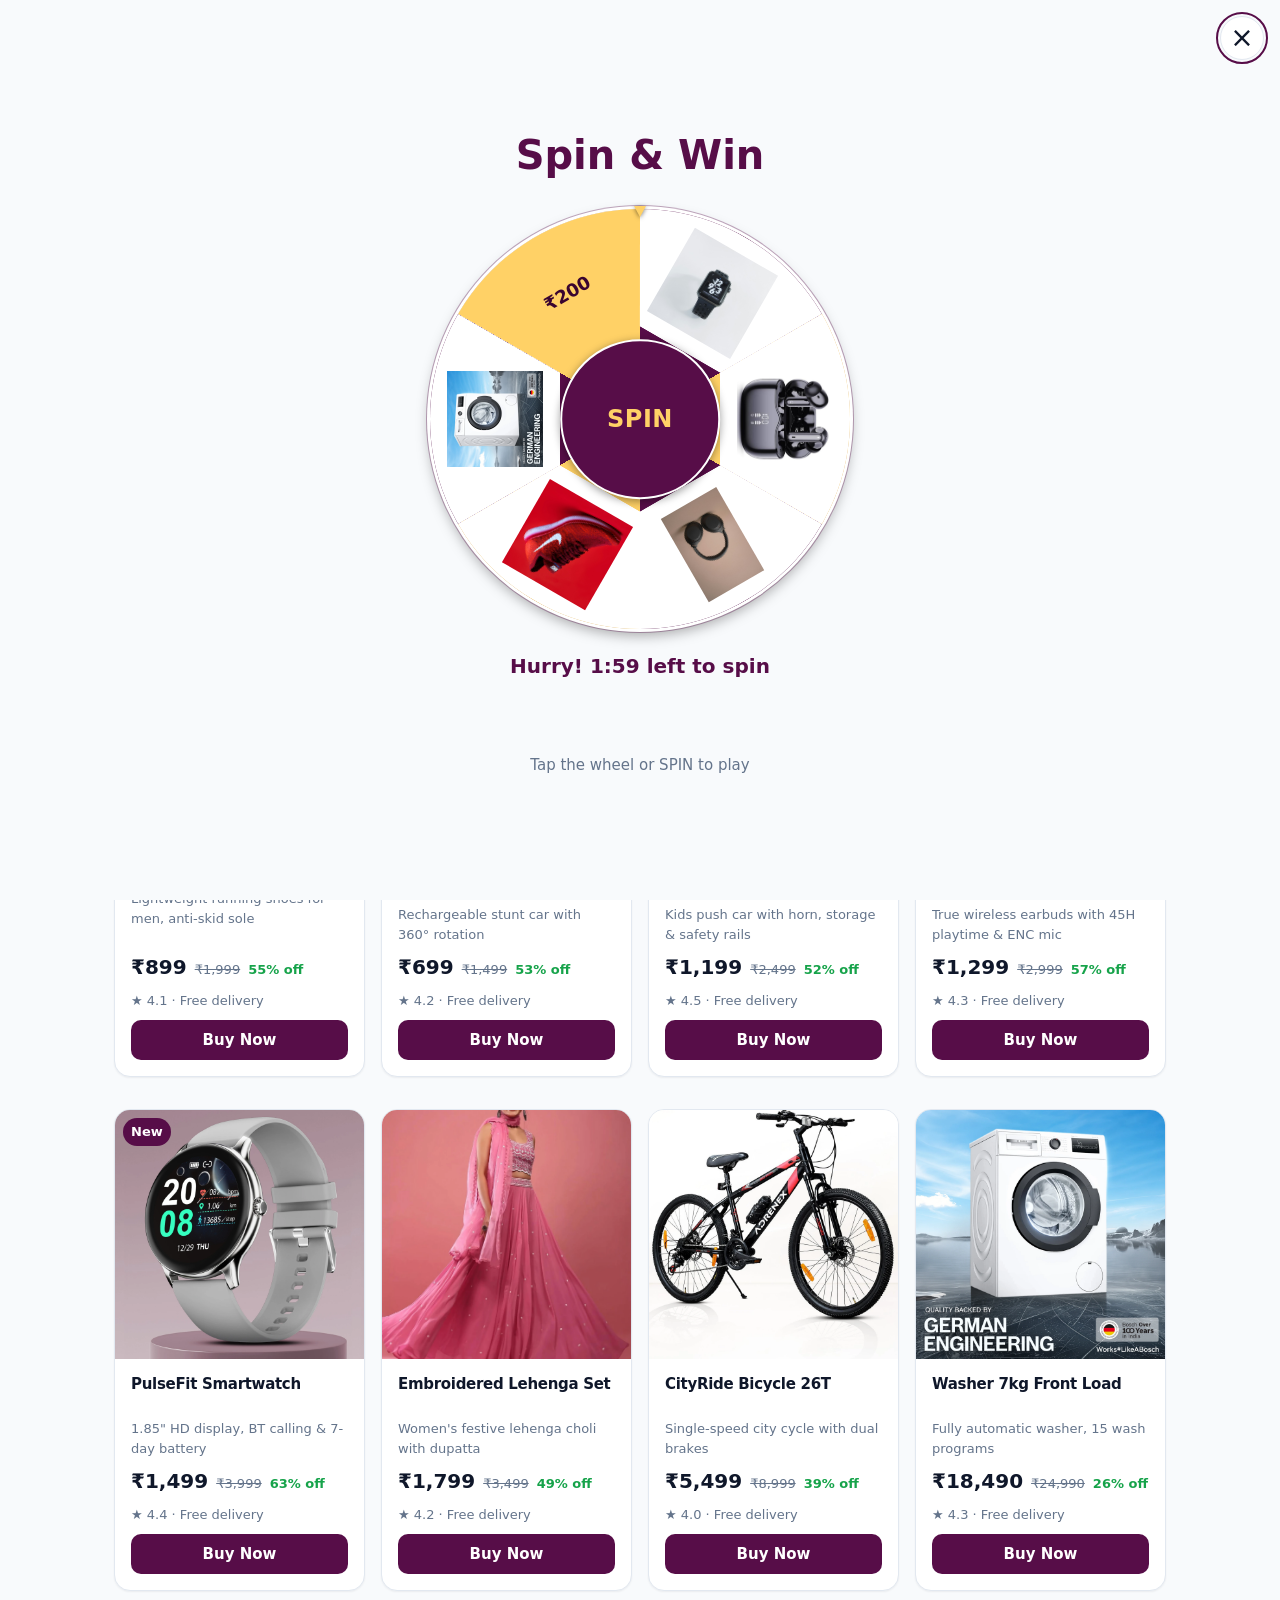
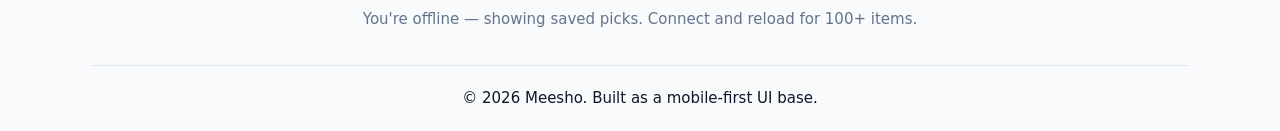
<file: index.html>
<!DOCTYPE html>
<html lang="en">
  <head>
    <meta charset="UTF-8" />
    <meta
      name="viewport"
      content="width=device-width, initial-scale=1, viewport-fit=cover"
    />
    <title>Meesho</title>
    <meta name="description" content="A mobile-first UI base architecture." />

    <!-- Makes the app feel native + installable on phones -->
    <!-- Browser chrome color: the light default, plus a dark-scheme override
         so an OS-level dark theme is respected. An explicit in-app dark
         choice on a light device keeps the default (this meta cannot react
         to that; see js/theme-init.js). -->
    <meta name="theme-color" content="#570d48" />
    <meta name="theme-color" content="#0b1120" media="(prefers-color-scheme: dark)" />
    <meta name="mobile-web-app-capable" content="yes" />
    <meta name="apple-mobile-web-app-capable" content="yes" />
    <meta name="apple-mobile-web-app-status-bar-style" content="default" />
    <meta name="apple-mobile-web-app-title" content="Meesho" />
    <link rel="manifest" href="./manifest.webmanifest" />
    <link rel="icon" href="./assets/icons/favicon.svg" type="image/svg+xml" />

    <!-- Ordered cascade: reset → tokens → base → layout → components → responsive -->
    <link rel="stylesheet" href="./css/reset.css" />
    <link rel="stylesheet" href="./css/variables.css" />
    <link rel="stylesheet" href="./css/base.css" />
    <link rel="stylesheet" href="./css/layout.css" />
    <link rel="stylesheet" href="./css/components.css" />
    <link rel="stylesheet" href="./css/responsive.css" />

    <!-- Apply the stored/preferred theme before the first paint to avoid a
         flash of the wrong theme. This must stay a classic script:
         type="module" scripts are deferred and would run after the paint. -->
    <script src="./js/theme-init.js"></script>
  </head>
  <body>
    <div class="app">
      <!-- Header is injected by js/components/header.js -->
      <div id="app-header"></div>

      <main class="app-main" id="app-main">
        <!-- Full-bleed hero banner. The banner image carries the promo
             message, so the page keeps a real <h1> for assistive tech only
             and the image itself is marked decorative (alt="") to avoid
             announcing the same text twice.

             #hero-spin is the slot for the "Spin & Win" wheel: js/pages/
             home.js mounts the wheel and its result line into it, and they take
             the third and the fourth of the banner's four parts (part 3 is
             where the artwork turns into a flat plate), so nothing is cropped. -->
        <h1 class="sr-only">Meesho Gold — Products you Love. Quality we Trust.</h1>

        <section class="page-section hero">
          <img
            class="hero__img"
            src="./assets/main.png"
            alt=""
            width="1920"
            height="532"
            fetchpriority="high"
          />
          <div id="hero-spin"></div>
        </section>

        <section class="page-section" aria-labelledby="products-heading">
          <div class="page-head">
            <h2 class="page-head__title" id="products-heading">
              Products for You
            </h2>
            <p class="page-head__subtitle">
              Fashion on top, then the rest — each price low to high. Free
              delivery on every order.
            </p>
          </div>
          <div
            id="product-grid"
            class="grid grid--2 grid--3 grid--4 product-grid"
          ></div>
          <p
            id="product-status"
            class="product-status text-muted"
            role="status"
            aria-live="polite"
          ></p>
          <div id="product-sentinel" aria-hidden="true"></div>
          <noscript>
            <p class="text-muted">
              Enable JavaScript to browse the product listing.
            </p>
          </noscript>
        </section>

        <section
          class="page-section"
          aria-labelledby="toys-heading"
          id="toys-section"
          hidden
        >
          <div class="page-head">
            <h2 class="page-head__title" id="toys-heading">Toys & Gifts</h2>
            <p class="page-head__subtitle">
              Sports, playtime and gift picks with real photos — same
              budget prices.
            </p>
          </div>
          <div class="toys-scroller" id="toys-track" tabindex="0"></div>
        </section>
      </main>

      <!-- Footer is injected by js/components/footer.js -->
      <div id="app-footer"></div>
    </div>

    <!-- Bottom navigation is injected by js/components/bottomNav.js -->
    <div id="app-bottom-nav"></div>

    <script type="module" src="./js/main.js"></script>
    <script type="module" src="./js/pages/home.js"></script>
  </body>
</html>
</file>
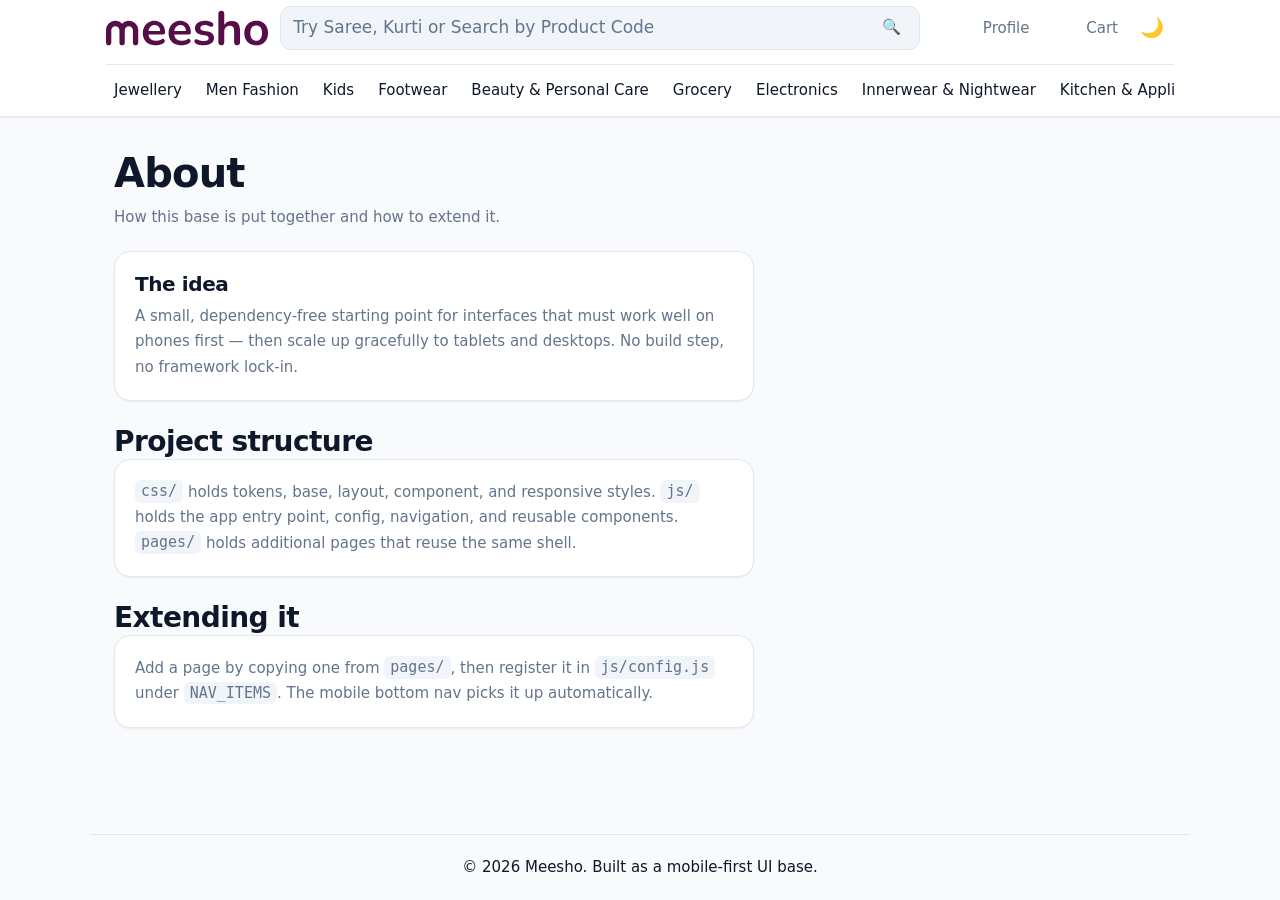
<file: pages/about.html>
<!DOCTYPE html>
<html lang="en">
  <head>
    <meta charset="UTF-8" />
    <meta
      name="viewport"
      content="width=device-width, initial-scale=1, viewport-fit=cover"
    />
    <title>About · Meesho</title>
    <meta name="description" content="About this mobile-first UI base." />

    <!-- Browser chrome color: the light default, plus a dark-scheme override
         so an OS-level dark theme is respected. An explicit in-app dark
         choice on a light device keeps the default (this meta cannot react
         to that; see js/theme-init.js). -->
    <meta name="theme-color" content="#570d48" />
    <meta name="theme-color" content="#0b1120" media="(prefers-color-scheme: dark)" />
    <meta name="mobile-web-app-capable" content="yes" />
    <meta name="apple-mobile-web-app-capable" content="yes" />
    <meta name="apple-mobile-web-app-status-bar-style" content="default" />
    <meta name="apple-mobile-web-app-title" content="Meesho" />
    <link rel="manifest" href="../manifest.webmanifest" />
    <link rel="icon" href="../assets/icons/favicon.svg" type="image/svg+xml" />

    <link rel="stylesheet" href="../css/reset.css" />
    <link rel="stylesheet" href="../css/variables.css" />
    <link rel="stylesheet" href="../css/base.css" />
    <link rel="stylesheet" href="../css/layout.css" />
    <link rel="stylesheet" href="../css/components.css" />
    <link rel="stylesheet" href="../css/responsive.css" />

    <!-- Apply the stored/preferred theme before the first paint to avoid a
         flash of the wrong theme. This must stay a classic script:
         type="module" scripts are deferred and would run after the paint. -->
    <script src="../js/theme-init.js"></script>
  </head>
  <body>
    <div class="app">
      <div id="app-header"></div>

      <main class="app-main" id="app-main">
        <div class="page-head">
          <h1 class="page-head__title">About</h1>
          <p class="page-head__subtitle">
            How this base is put together and how to extend it.
          </p>
        </div>

        <section class="page-section content-column">
          <div class="card">
            <h3 class="card__title">The idea</h3>
            <p class="card__text">
              A small, dependency-free starting point for interfaces that must
              work well on phones first — then scale up gracefully to tablets
              and desktops. No build step, no framework lock-in.
            </p>
          </div>
        </section>

        <section class="page-section content-column">
          <h2>Project structure</h2>
          <div class="card">
            <p class="card__text">
              <code>css/</code> holds tokens, base, layout, component, and
              responsive styles. <code>js/</code> holds the app entry point,
              config, navigation, and reusable components. <code>pages/</code>
              holds additional pages that reuse the same shell.
            </p>
          </div>
        </section>

        <section class="page-section content-column">
          <h2>Extending it</h2>
          <div class="card">
            <p class="card__text">
              Add a page by copying one from <code>pages/</code>, then register
              it in <code>js/config.js</code> under <code>NAV_ITEMS</code>. The
              mobile bottom nav picks it up automatically.
            </p>
          </div>
        </section>
      </main>

      <div id="app-footer"></div>
    </div>

    <div id="app-bottom-nav"></div>

    <script type="module" src="../js/main.js"></script>
  </body>
</html>
</file>
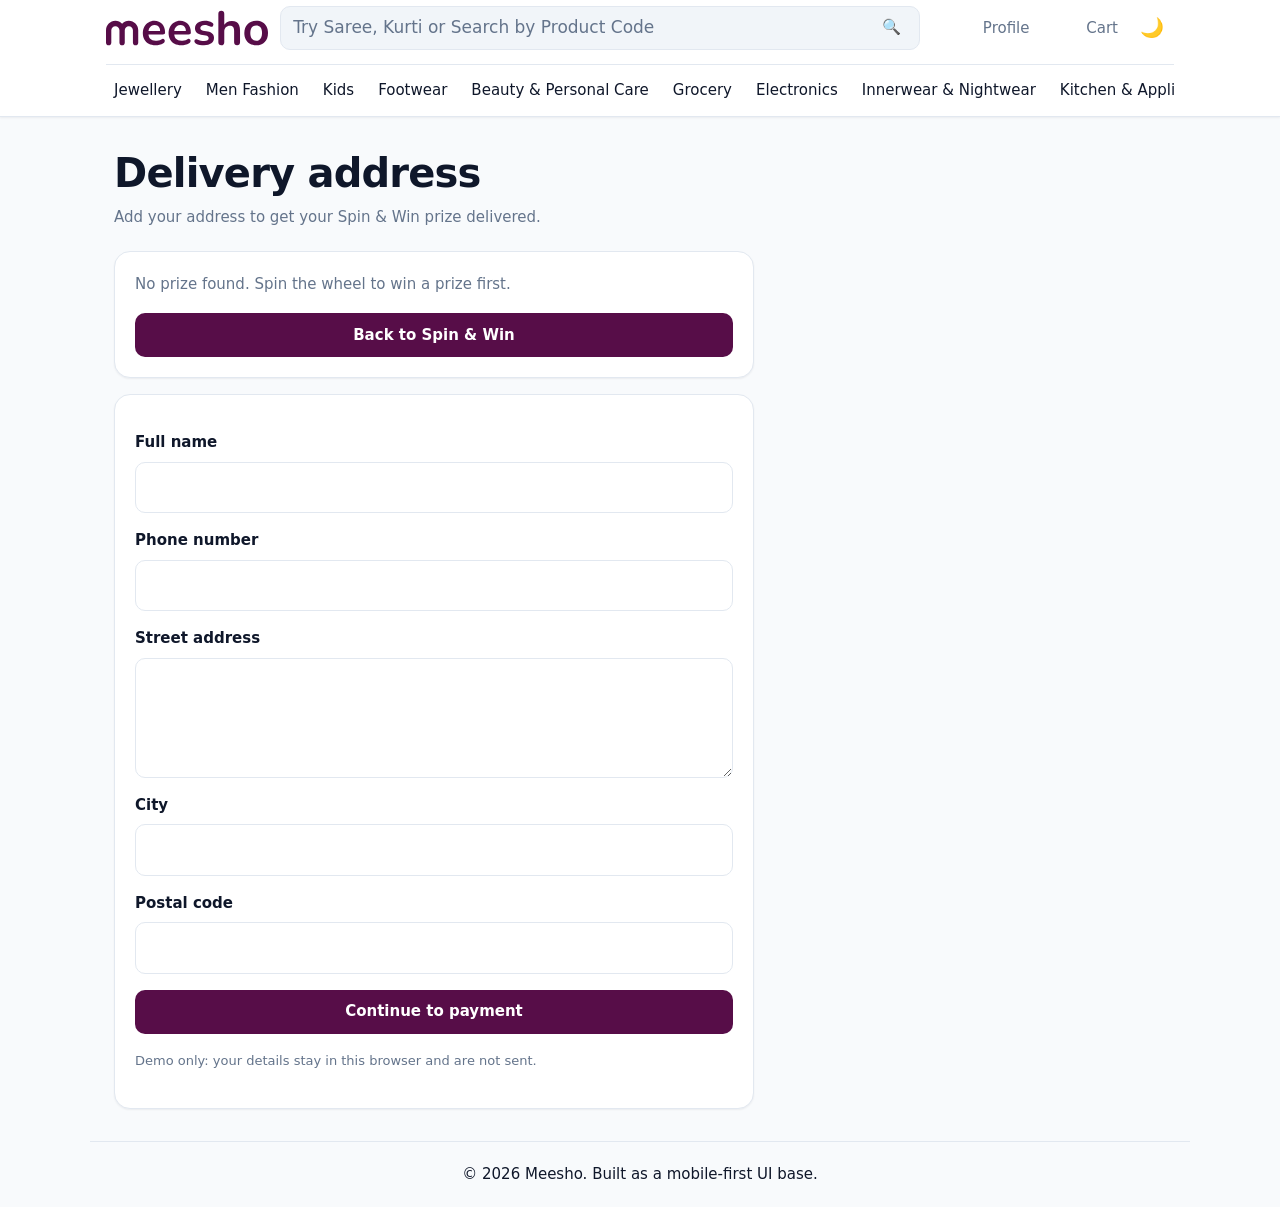
<file: pages/address.html>
<!DOCTYPE html>
<html lang="en">
  <head>
    <meta charset="UTF-8" />
    <meta name="viewport" content="width=device-width, initial-scale=1, viewport-fit=cover" />
    <title>Delivery address · Meesho</title>
    <meta name="description" content="Enter an address to receive your Spin & Win prize." />
    <meta name="theme-color" content="#570d48" />
    <meta name="theme-color" content="#0b1120" media="(prefers-color-scheme: dark)" />
    <link rel="manifest" href="../manifest.webmanifest" />
    <link rel="icon" href="../assets/icons/favicon.svg" type="image/svg+xml" />
    <link rel="stylesheet" href="../css/reset.css" />
    <link rel="stylesheet" href="../css/variables.css" />
    <link rel="stylesheet" href="../css/base.css" />
    <link rel="stylesheet" href="../css/layout.css" />
    <link rel="stylesheet" href="../css/components.css" />
    <link rel="stylesheet" href="../css/responsive.css" />
    <script src="../js/theme-init.js"></script>
  </head>
  <body>
    <div class="app">
      <div id="app-header"></div>
      <main class="app-main" id="app-main">
        <div class="page-head">
          <h1 class="page-head__title">Delivery address</h1>
          <p class="page-head__subtitle">Add your address to get your Spin &amp; Win prize delivered.</p>
        </div>
        <section class="page-section content-column">
          <div class="card stack" id="address-order" aria-live="polite">
            <p>Loading your prize…</p>
          </div>
          <form class="card stack" id="address-form" hidden>
            <p class="spin-win__address-countdown" id="address-countdown" role="timer" aria-live="off" aria-label="Time remaining to enter delivery address"></p>
            <div class="field">
              <label class="field__label" for="delivery-name">Full name</label>
              <input class="field__input" id="delivery-name" name="name" autocomplete="name" required maxlength="80" />
            </div>
            <div class="field">
              <label class="field__label" for="delivery-phone">Phone number</label>
              <input class="field__input" id="delivery-phone" name="phone" type="tel" autocomplete="tel" required pattern="[0-9+() -]{7,20}" title="Enter a valid phone number." />
            </div>
            <div class="field">
              <label class="field__label" for="delivery-address">Street address</label>
              <textarea class="field__textarea" id="delivery-address" name="address" autocomplete="street-address" required maxlength="200"></textarea>
            </div>
            <div class="field">
              <label class="field__label" for="delivery-city">City</label>
              <input class="field__input" id="delivery-city" name="city" autocomplete="address-level2" required maxlength="80" />
            </div>
            <div class="field">
              <label class="field__label" for="delivery-postal">Postal code</label>
              <input class="field__input" id="delivery-postal" name="postalCode" autocomplete="postal-code" inputmode="numeric" required pattern="[0-9]{5,10}" title="Enter a valid postal code." />
            </div>
            <button class="btn btn--primary btn--block" type="submit">Continue to payment</button>
            <p class="field__hint">Demo only: your details stay in this browser and are not sent.</p>
            <p class="field__hint" id="address-status" role="status" aria-live="polite"></p>
          </form>
        </section>
      </main>
      <div id="app-footer"></div>
    </div>
    <div id="app-bottom-nav"></div>
    <script type="module" src="../js/main.js"></script>
    <script type="module" src="../js/pages/address.js"></script>
  </body>
</html>
</file>
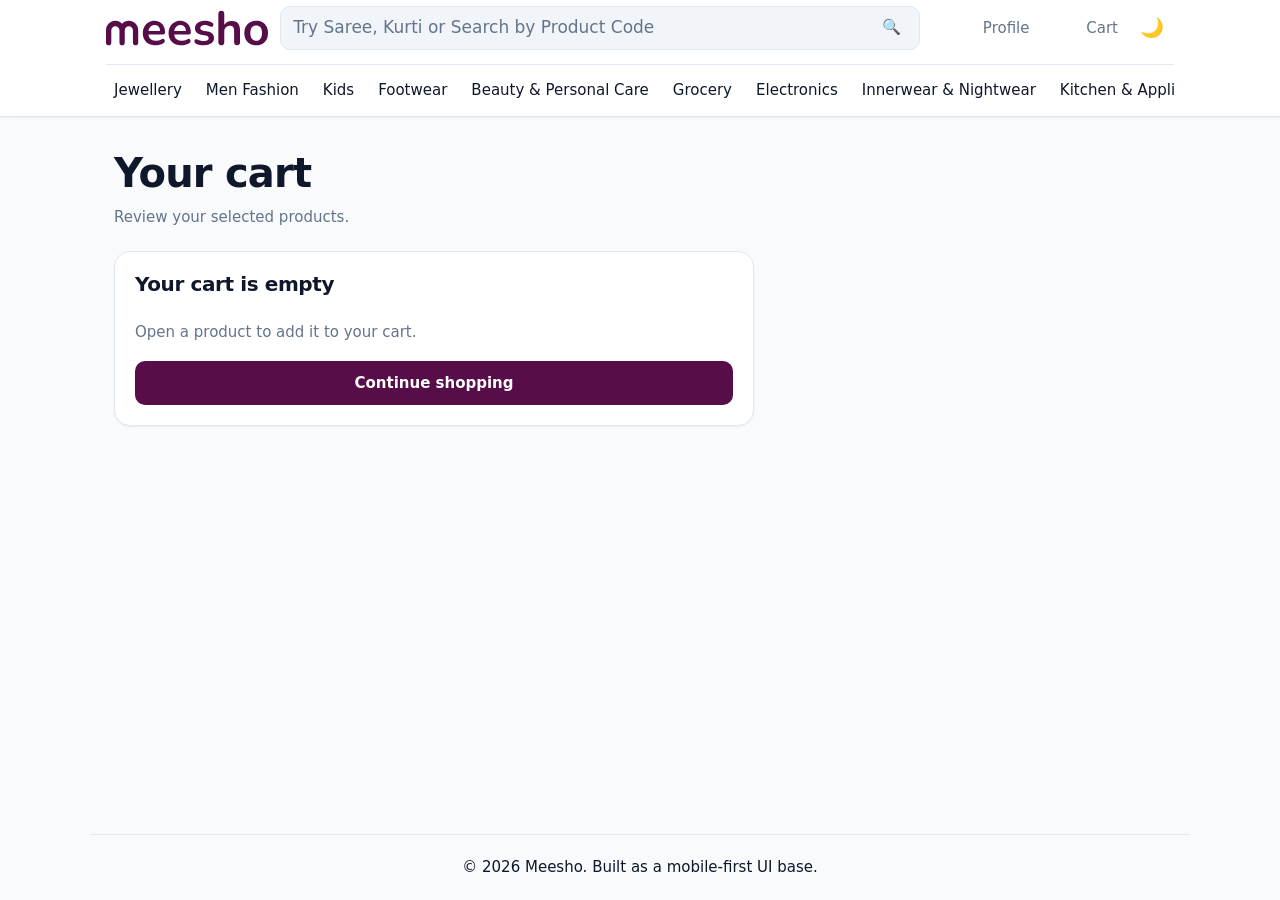
<file: pages/cart.html>
<!DOCTYPE html>
<html lang="en">
  <head>
    <meta charset="UTF-8" />
    <meta
      name="viewport"
      content="width=device-width, initial-scale=1, viewport-fit=cover"
    />
    <title>Cart · Meesho</title>
    <meta name="description" content="Review items in your cart." />
    <meta name="theme-color" content="#570d48" />
    <meta name="theme-color" content="#0b1120" media="(prefers-color-scheme: dark)" />
    <link rel="manifest" href="../manifest.webmanifest" />
    <link rel="icon" href="../assets/icons/favicon.svg" type="image/svg+xml" />
    <link rel="stylesheet" href="../css/reset.css" />
    <link rel="stylesheet" href="../css/variables.css" />
    <link rel="stylesheet" href="../css/base.css" />
    <link rel="stylesheet" href="../css/layout.css" />
    <link rel="stylesheet" href="../css/components.css" />
    <link rel="stylesheet" href="../css/responsive.css" />
    <script src="../js/theme-init.js"></script>
  </head>
  <body>
    <div class="app">
      <div id="app-header"></div>

      <main class="app-main" id="app-main">
        <div class="page-head">
          <h1 class="page-head__title">Your cart</h1>
          <p class="page-head__subtitle">Review your selected products.</p>
        </div>

        <section class="page-section content-column" id="cart-content" aria-live="polite">
          <p class="card__text">Loading your cart…</p>
        </section>
      </main>

      <div id="app-footer"></div>
    </div>

    <div id="app-bottom-nav"></div>
    <script type="module" src="../js/main.js"></script>
    <script type="module" src="../js/pages/cart.js"></script>
  </body>
</html>
</file>
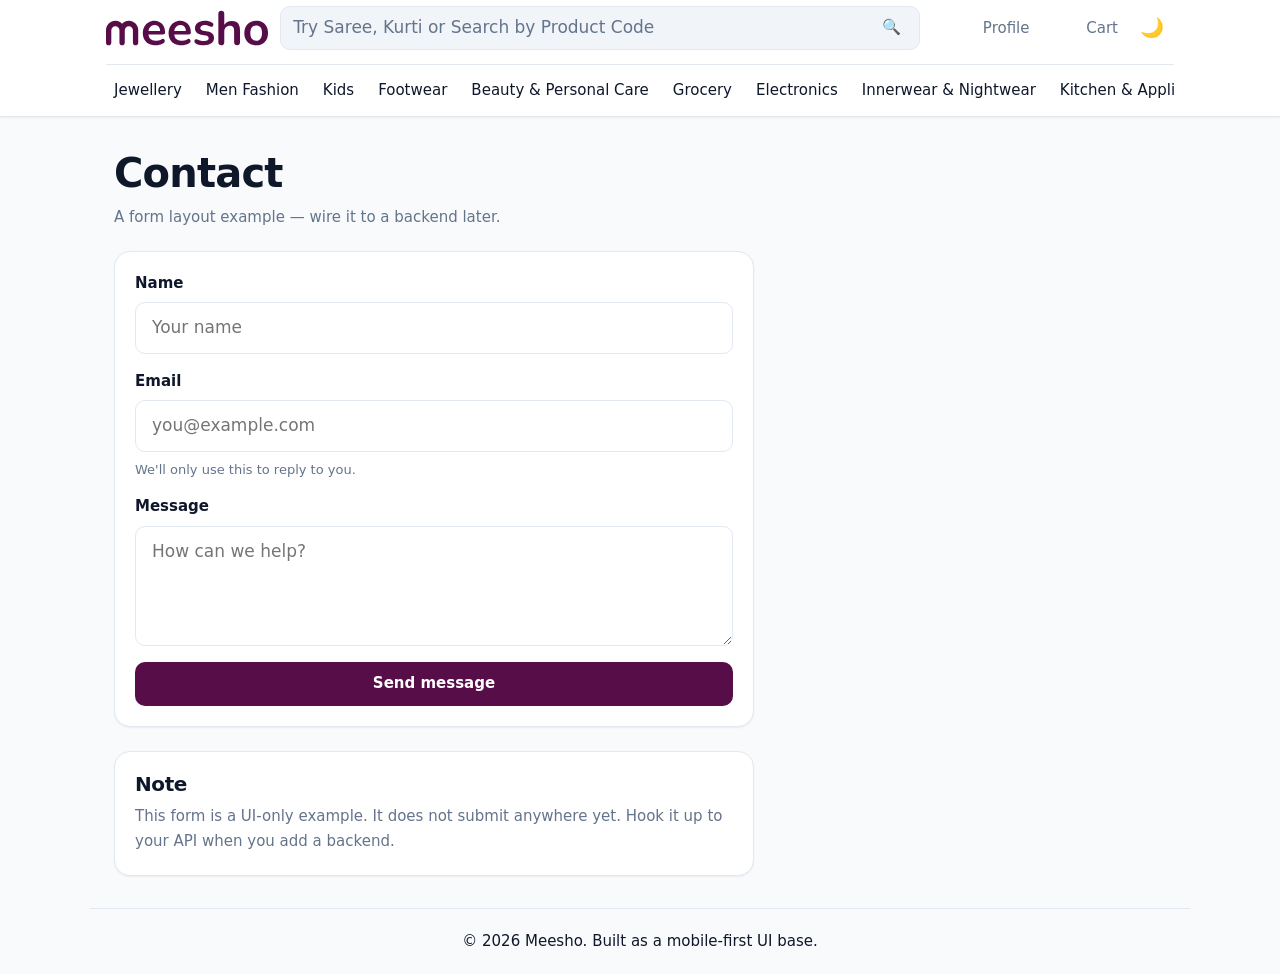
<file: pages/contact.html>
<!DOCTYPE html>
<html lang="en">
  <head>
    <meta charset="UTF-8" />
    <meta
      name="viewport"
      content="width=device-width, initial-scale=1, viewport-fit=cover"
    />
    <title>Contact · Meesho</title>
    <meta name="description" content="Contact form layout example." />

    <!-- Browser chrome color: the light default, plus a dark-scheme override
         so an OS-level dark theme is respected. An explicit in-app dark
         choice on a light device keeps the default (this meta cannot react
         to that; see js/theme-init.js). -->
    <meta name="theme-color" content="#570d48" />
    <meta name="theme-color" content="#0b1120" media="(prefers-color-scheme: dark)" />
    <meta name="mobile-web-app-capable" content="yes" />
    <meta name="apple-mobile-web-app-capable" content="yes" />
    <meta name="apple-mobile-web-app-status-bar-style" content="default" />
    <meta name="apple-mobile-web-app-title" content="Meesho" />
    <link rel="manifest" href="../manifest.webmanifest" />
    <link rel="icon" href="../assets/icons/favicon.svg" type="image/svg+xml" />

    <link rel="stylesheet" href="../css/reset.css" />
    <link rel="stylesheet" href="../css/variables.css" />
    <link rel="stylesheet" href="../css/base.css" />
    <link rel="stylesheet" href="../css/layout.css" />
    <link rel="stylesheet" href="../css/components.css" />
    <link rel="stylesheet" href="../css/responsive.css" />

    <!-- Apply the stored/preferred theme before the first paint to avoid a
         flash of the wrong theme. This must stay a classic script:
         type="module" scripts are deferred and would run after the paint. -->
    <script src="../js/theme-init.js"></script>
  </head>
  <body>
    <div class="app">
      <div id="app-header"></div>

      <main class="app-main" id="app-main">
        <div class="page-head">
          <h1 class="page-head__title">Contact</h1>
          <p class="page-head__subtitle">
            A form layout example — wire it to a backend later.
          </p>
        </div>

        <section class="page-section content-column">
          <form class="card stack" id="contact-form" novalidate>
            <div class="field">
              <label class="field__label" for="name">Name</label>
              <input
                class="field__input"
                id="name"
                name="name"
                type="text"
                autocomplete="name"
                placeholder="Your name"
              />
            </div>

            <div class="field">
              <label class="field__label" for="email">Email</label>
              <input
                class="field__input"
                id="email"
                name="email"
                type="email"
                autocomplete="email"
                inputmode="email"
                placeholder="you@example.com"
              />
              <span class="field__hint">
                We'll only use this to reply to you.
              </span>
            </div>

            <div class="field">
              <label class="field__label" for="message">Message</label>
              <textarea
                class="field__textarea"
                id="message"
                name="message"
                placeholder="How can we help?"
              ></textarea>
            </div>

            <button class="btn btn--primary btn--block" type="submit">
              Send message
            </button>
          </form>
        </section>

        <section class="page-section content-column">
          <div class="card">
            <h3 class="card__title">Note</h3>
            <p class="card__text">
              This form is a UI-only example. It does not submit anywhere yet.
              Hook it up to your API when you add a backend.
            </p>
          </div>
        </section>
      </main>

      <div id="app-footer"></div>
    </div>

    <div id="app-bottom-nav"></div>

    <script type="module" src="../js/main.js"></script>
    <script type="module" src="../js/pages/contact.js"></script>
  </body>
</html>
</file>
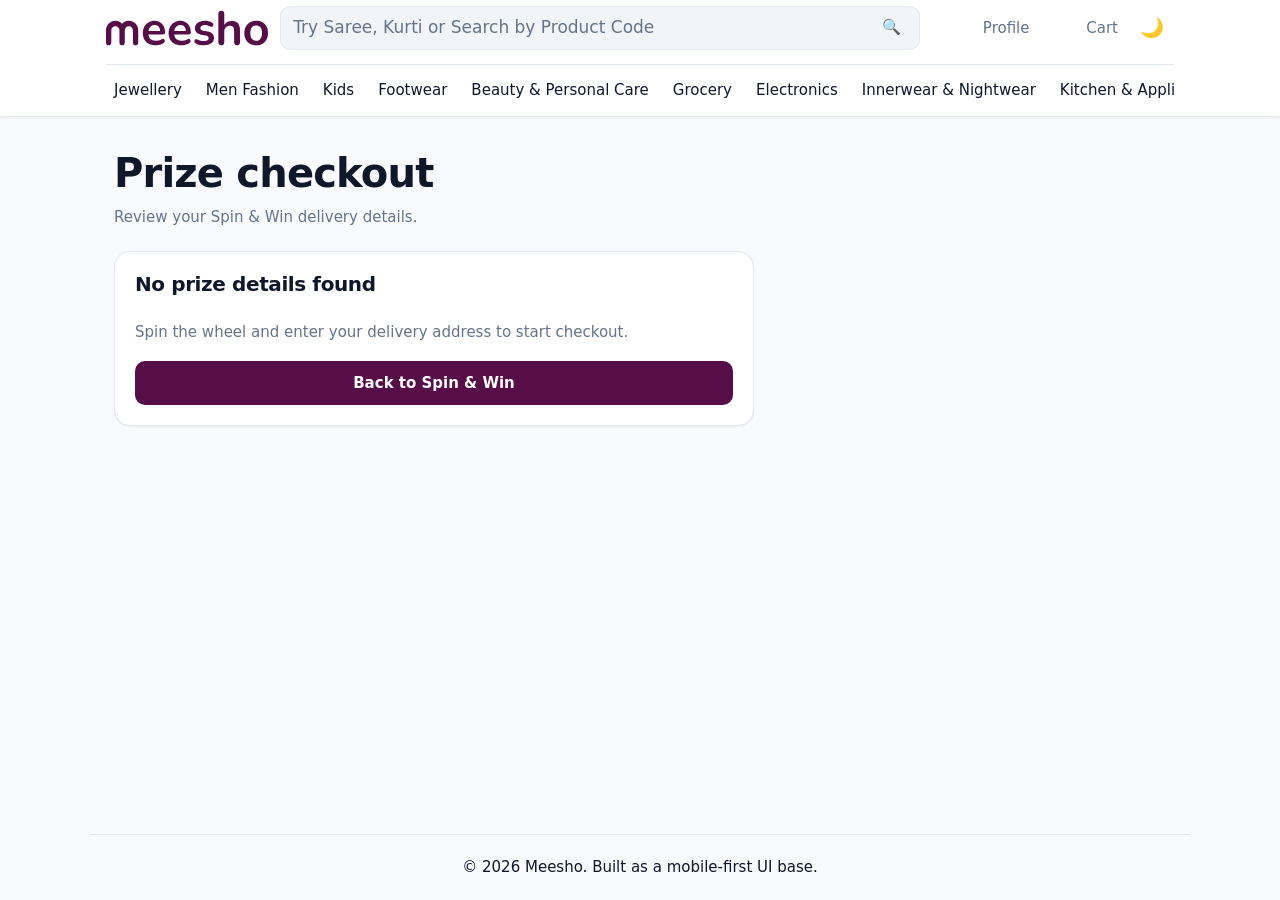
<file: pages/payment.html>
<!DOCTYPE html>
<html lang="en">
  <head>
    <meta charset="UTF-8" />
    <meta name="viewport" content="width=device-width, initial-scale=1, viewport-fit=cover" />
    <title>Payment · Meesho</title>
    <meta name="description" content="Spin & Win prize delivery checkout demo." />
    <meta name="theme-color" content="#570d48" />
    <meta name="theme-color" content="#0b1120" media="(prefers-color-scheme: dark)" />
    <link rel="manifest" href="../manifest.webmanifest" />
    <link rel="icon" href="../assets/icons/favicon.svg" type="image/svg+xml" />
    <link rel="stylesheet" href="../css/reset.css" />
    <link rel="stylesheet" href="../css/variables.css" />
    <link rel="stylesheet" href="../css/base.css" />
    <link rel="stylesheet" href="../css/layout.css" />
    <link rel="stylesheet" href="../css/components.css" />
    <link rel="stylesheet" href="../css/responsive.css" />
    <script src="../js/theme-init.js"></script>
  </head>
  <body>
    <div class="app">
      <div id="app-header"></div>
      <main class="app-main" id="app-main">
        <div class="page-head">
          <h1 class="page-head__title">Prize checkout</h1>
          <p class="page-head__subtitle">Review your Spin &amp; Win delivery details.</p>
        </div>
        <section class="page-section content-column">
          <div class="card stack" id="payment-order" aria-live="polite">
            <p>Loading your order…</p>
          </div>
        </section>
      </main>
      <div id="app-footer"></div>
    </div>
    <div id="app-bottom-nav"></div>
    <script type="module" src="../js/main.js"></script>
    <script type="module" src="../js/pages/payment.js"></script>
  </body>
</html>
</file>
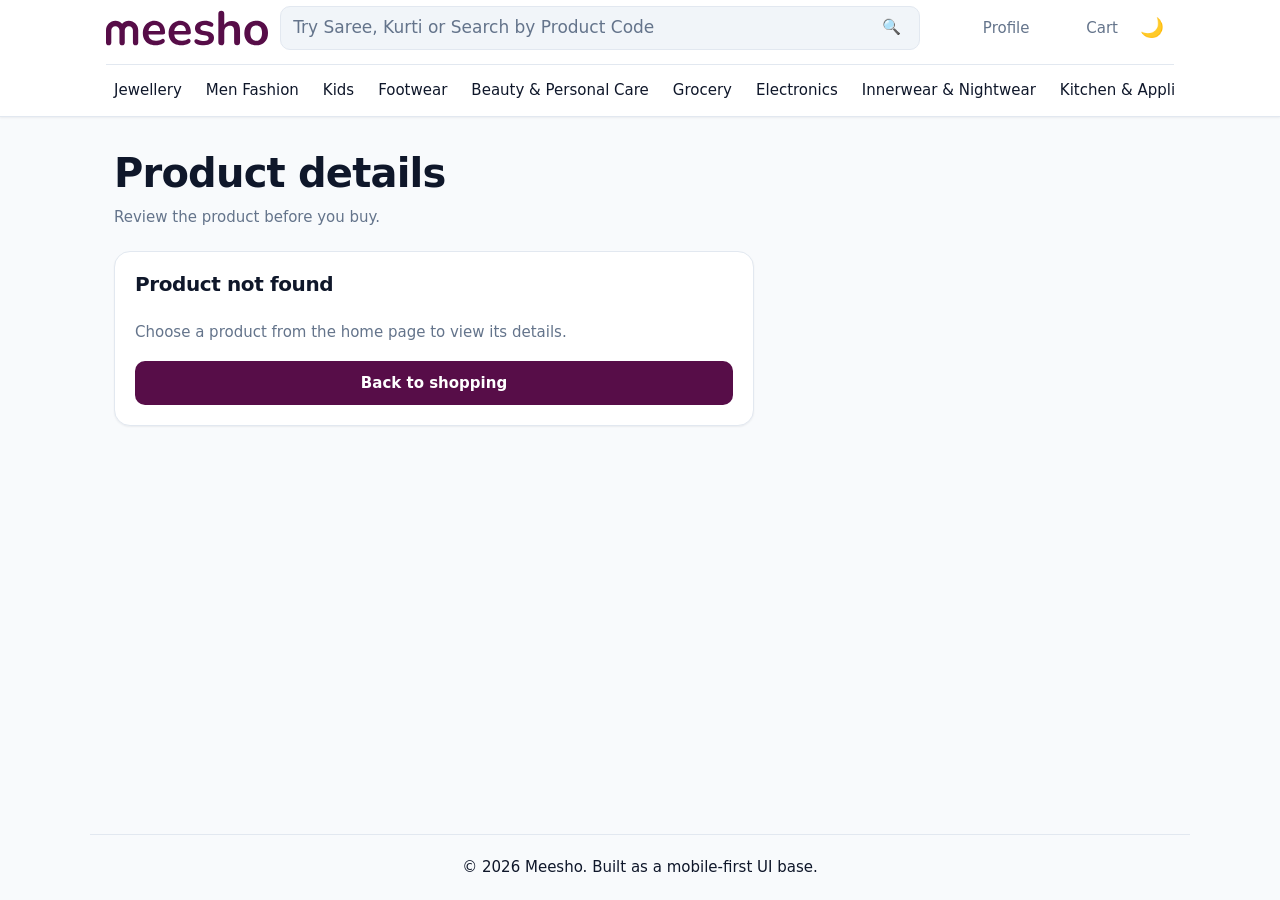
<file: pages/product.html>
<!DOCTYPE html>
<html lang="en">
  <head>
    <meta charset="UTF-8" />
    <meta
      name="viewport"
      content="width=device-width, initial-scale=1, viewport-fit=cover"
    />
    <title>Product details · Meesho</title>
    <meta name="description" content="View product details and purchase options." />
    <meta name="theme-color" content="#570d48" />
    <meta name="theme-color" content="#0b1120" media="(prefers-color-scheme: dark)" />
    <link rel="manifest" href="../manifest.webmanifest" />
    <link rel="icon" href="../assets/icons/favicon.svg" type="image/svg+xml" />
    <link rel="stylesheet" href="../css/reset.css" />
    <link rel="stylesheet" href="../css/variables.css" />
    <link rel="stylesheet" href="../css/base.css" />
    <link rel="stylesheet" href="../css/layout.css" />
    <link rel="stylesheet" href="../css/components.css" />
    <link rel="stylesheet" href="../css/responsive.css" />
    <script src="../js/theme-init.js"></script>
  </head>
  <body>
    <div class="app">
      <div id="app-header"></div>

      <main class="app-main" id="app-main">
        <div class="page-head">
          <h1 class="page-head__title">Product details</h1>
          <p class="page-head__subtitle">Review the product before you buy.</p>
        </div>

        <section class="page-section content-column product-detail" id="product-detail" aria-live="polite">
          <p class="card__text">Loading product details…</p>
        </section>
      </main>

      <div id="app-footer"></div>
    </div>

    <div id="app-bottom-nav"></div>
    <script type="module" src="../js/main.js"></script>
    <script type="module" src="../js/pages/product.js"></script>
  </body>
</html>
</file>
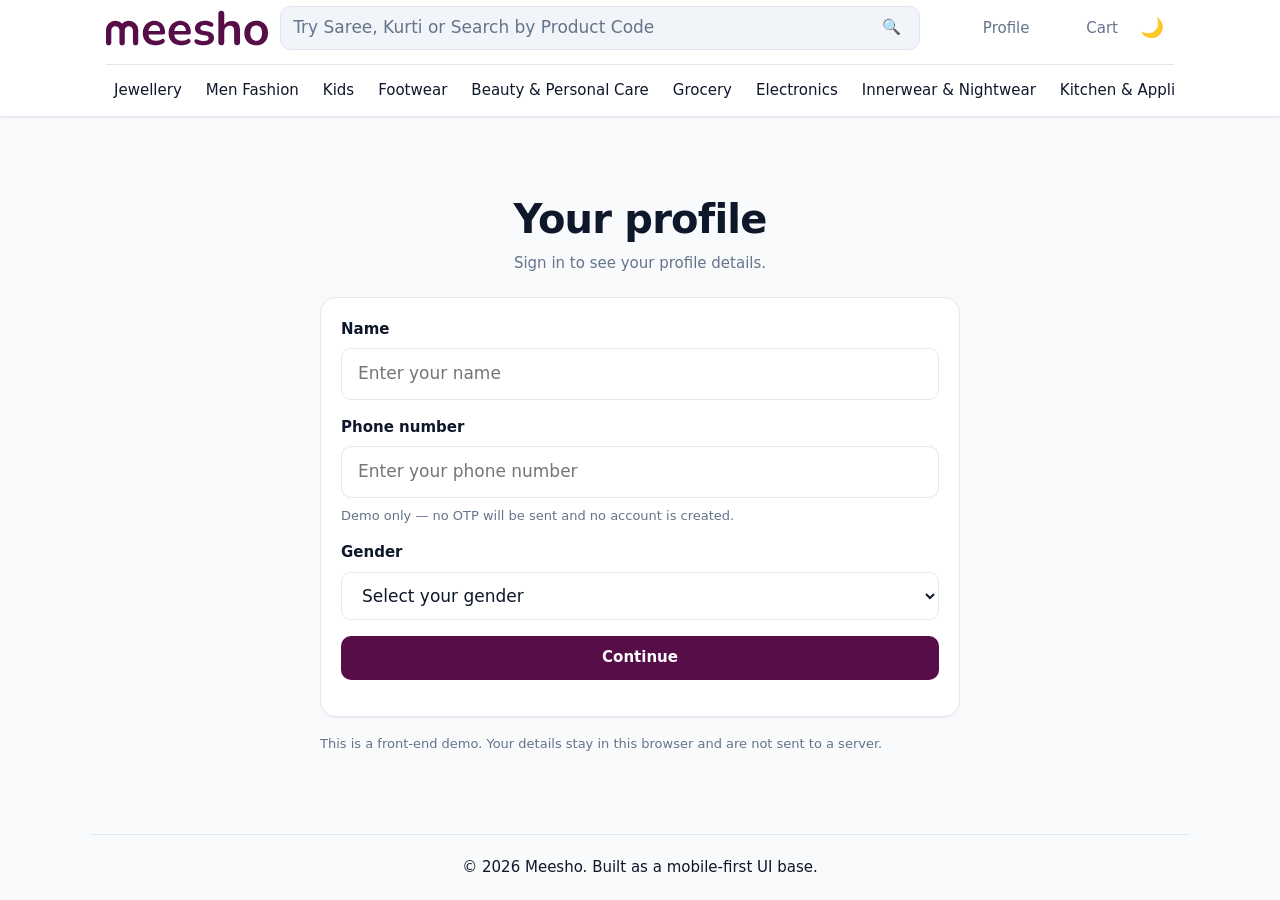
<file: pages/profile.html>
<!DOCTYPE html>
<html lang="en">
  <head>
    <meta charset="UTF-8" />
    <meta name="viewport" content="width=device-width, initial-scale=1, viewport-fit=cover" />
    <title>Profile · Meesho</title>
    <meta name="description" content="Demo profile sign-in form." />
    <meta name="theme-color" content="#570d48" />
    <meta name="theme-color" content="#0b1120" media="(prefers-color-scheme: dark)" />
    <link rel="manifest" href="../manifest.webmanifest" />
    <link rel="icon" href="../assets/icons/favicon.svg" type="image/svg+xml" />
    <link rel="stylesheet" href="../css/reset.css" />
    <link rel="stylesheet" href="../css/variables.css" />
    <link rel="stylesheet" href="../css/base.css" />
    <link rel="stylesheet" href="../css/layout.css" />
    <link rel="stylesheet" href="../css/components.css" />
    <link rel="stylesheet" href="../css/responsive.css" />
    <script src="../js/theme-init.js"></script>
  </head>
  <body>
    <div class="app">
      <div id="app-header"></div>
      <main class="app-main profile-main" id="app-main">
        <div class="page-head">
          <h1 class="page-head__title">Your profile</h1>
          <p class="page-head__subtitle">Sign in to see your profile details.</p>
        </div>
        <section class="page-section content-column">
          <form class="card stack" id="profile-form">
            <div class="field">
              <label class="field__label" for="profile-name">Name</label>
              <input class="field__input" id="profile-name" name="name" type="text" autocomplete="name" placeholder="Enter your name" required minlength="2" maxlength="60" />
            </div>
            <div class="field">
              <label class="field__label" for="profile-phone">Phone number</label>
              <input class="field__input" id="profile-phone" name="phone" type="tel" autocomplete="tel" inputmode="tel" placeholder="Enter your phone number" required pattern="[0-9+() -]{7,20}" title="Enter a valid phone number." />
              <span class="field__hint">Demo only — no OTP will be sent and no account is created.</span>
            </div>
            <div class="field">
              <label class="field__label" for="profile-gender">Gender</label>
              <select class="field__input" id="profile-gender" name="gender" required>
                <option value="" disabled selected>Select your gender</option>
                <option value="Male">Male</option>
                <option value="Female">Female</option>
              </select>
            </div>
            <button class="btn btn--primary btn--block" type="submit">Continue</button>
            <p id="profile-status" class="field__hint" role="status" aria-live="polite"></p>
          </form>
          <div class="card profile-card" id="profile-card" hidden>
            <h2 class="card__title">Welcome, <span id="profile-display-name"></span>!</h2>
            <p class="card__text">Phone: <span id="profile-display-phone"></span></p>
            <p class="card__text">Gender: <span id="profile-display-gender"></span></p>
            <button class="btn btn--outline" id="profile-signout" type="button">Sign out</button>
          </div>
        </section>
        <section class="page-section content-column">
          <p class="field__hint">This is a front-end demo. Your details stay in this browser and are not sent to a server.</p>
        </section>
      </main>
      <div id="app-footer"></div>
    </div>
    <div id="app-bottom-nav"></div>
    <script type="module" src="../js/main.js"></script>
    <script type="module" src="../js/pages/profile.js"></script>
  </body>
</html>
</file>
<file: css/variables.css>
/* variables.css — design tokens (single source of truth)
   Change these to retheme the entire app. */

:root {
  /* ---- Color palette (light theme) ---- */
  --color-primary: #570d48; /* Meesho brand purple (matches the logo) */
  --color-primary-hover: #3d0933;
  --color-primary-soft: #fbe7f5;

  --color-bg: #f8fafc;
  --color-surface: #ffffff;
  --color-surface-alt: #f1f5f9;

  --color-text: #0f172a;
  --color-text-muted: #64748b;
  --color-text-inverse: #ffffff;

  --color-border: #e2e8f0;
  --color-danger: #dc2626;
  --color-success: #16a34a;

  /* ---- Typography ---- */
  --font-sans: system-ui, -apple-system, "Segoe UI", Roboto, Helvetica, Arial,
    sans-serif;
  --font-mono: ui-monospace, SFMono-Regular, Menlo, Consolas, monospace;

  /* Fluid type: scales smoothly between small phones and tablets */
  --fs-xs: clamp(0.75rem, 0.72rem + 0.15vw, 0.8125rem);
  --fs-sm: clamp(0.875rem, 0.84rem + 0.2vw, 0.9375rem);
  --fs-base: clamp(1rem, 0.96rem + 0.2vw, 1.0625rem);
  --fs-lg: clamp(1.125rem, 1.05rem + 0.4vw, 1.25rem);
  --fs-xl: clamp(1.375rem, 1.2rem + 0.9vw, 1.75rem);
  --fs-2xl: clamp(1.75rem, 1.4rem + 1.6vw, 2.5rem);

  --lh-tight: 1.2;
  --lh-normal: 1.5;
  --lh-relaxed: 1.7;

  /* ---- Spacing scale (4px base) ---- */
  --space-1: 0.25rem;
  --space-2: 0.5rem;
  --space-3: 0.75rem;
  --space-4: 1rem;
  --space-5: 1.25rem;
  --space-6: 1.5rem;
  --space-8: 2rem;
  --space-10: 2.5rem;
  --space-12: 3rem;

  /* ---- Radii ---- */
  --radius-sm: 6px;
  --radius-md: 10px;
  --radius-lg: 16px;
  --radius-pill: 999px;

  /* ---- Shadows ---- */
  --shadow-sm: 0 1px 2px rgba(15, 23, 42, 0.06);
  --shadow-md: 0 4px 12px rgba(15, 23, 42, 0.08);
  --shadow-lg: 0 10px 30px rgba(15, 23, 42, 0.12);

  /* ---- Layout ---- */
  --bar-height: 56px;        /* top app bar (header row 1) */
  --subbar-height: 52px;     /* header category row (44px chip + 8px) */
  --bottom-nav-height: 60px; /* bottom navigation */
  --container-max: 1100px;
  --content-max: 640px;      /* reading column width */

  /* ---- Safe areas (notch / home indicator) ---- */
  --safe-top: env(safe-area-inset-top, 0px);
  --safe-bottom: env(safe-area-inset-bottom, 0px);
  --safe-left: env(safe-area-inset-left, 0px);
  --safe-right: env(safe-area-inset-right, 0px);

  /* ---- Motion ---- */
  --transition-fast: 150ms ease;
  --transition-base: 250ms ease;

  /* ---- Breakpoints (reference only; used in responsive.css) ----
     sm: 480px  |  md: 768px  |  lg: 1024px  */

  --z-header: 100;
  --z-nav: 100;
  --z-overlay: 200;
}

/* ---- Dark theme (opt-in via <html data-theme="dark">) ---- */
[data-theme="dark"] {
  --color-primary: #ff7bc3; /* Meesho pink - readable on the dark surface */
  --color-primary-hover: #ffa8d6;
  --color-primary-soft: #3f1030;

  --color-bg: #0b1120;
  --color-surface: #111827;
  --color-surface-alt: #1f2937;

  --color-text: #f8fafc;
  --color-text-muted: #94a3b8;
  --color-text-inverse: #0f172a;

  --color-border: #1f2937;

  --shadow-sm: 0 1px 2px rgba(0, 0, 0, 0.4);
  --shadow-md: 0 4px 12px rgba(0, 0, 0, 0.45);
  --shadow-lg: 0 10px 30px rgba(0, 0, 0, 0.55);
}
</file>
<file: css/base.css>
/* base.css — global element styles & typography
   Applies the design tokens from variables.css to raw HTML elements. */

html {
  scroll-behavior: smooth;
}

body {
  font-family: var(--font-sans);
  font-size: var(--fs-base);
  line-height: var(--lh-normal);
  color: var(--color-text);
  background-color: var(--color-bg);
  -webkit-font-smoothing: antialiased;
  -moz-osx-font-smoothing: grayscale;
  overflow-x: hidden;
}

/* ---- Headings ---- */
h1,
h2,
h3,
h4 {
  line-height: var(--lh-tight);
  font-weight: 700;
  letter-spacing: -0.02em;
  color: var(--color-text);
}

h1 {
  font-size: var(--fs-2xl);
}
h2 {
  font-size: var(--fs-xl);
}
h3 {
  font-size: var(--fs-lg);
}
h4 {
  font-size: var(--fs-base);
}

/* ---- Text ---- */
p {
  color: var(--color-text);
  line-height: var(--lh-relaxed);
}

small,
.text-muted {
  font-size: var(--fs-sm);
  color: var(--color-text-muted);
}

/* ---- Visually hidden (screen-reader only) ----
   For content that must exist for assistive tech but not be seen, e.g. the
   page's <h1> when its visible equivalent is baked into a banner image. */
.sr-only {
  position: absolute;
  width: 1px;
  height: 1px;
  margin: -1px;
  padding: 0;
  overflow: hidden;
  clip-path: inset(50%);
  white-space: nowrap;
  border: 0;
}

code,
pre {
  font-family: var(--font-mono);
  font-size: var(--fs-sm);
}

code {
  background: var(--color-surface-alt);
  padding: 0.15em 0.4em;
  border-radius: var(--radius-sm);
}

/* ---- Links ---- */
a.text-link {
  color: var(--color-primary);
  font-weight: 500;
  text-underline-offset: 3px;
}

a.text-link:hover {
  text-decoration: underline;
}

/* ---- Selection ---- */
::selection {
  background: var(--color-primary-soft);
  color: var(--color-text);
}

/* ---- Scrollbar (desktop only, subtle) ---- */
@media (pointer: fine) {
  * {
    scrollbar-width: thin;
    scrollbar-color: var(--color-border) transparent;
  }
}
</file>
<file: css/layout.css>
/* layout.css — app shell structure
   Mobile: fixed top bar + scrollable main + fixed bottom nav.
   Desktop (md+): top bar + side nav, no bottom nav. */

/* ---- App shell (fills the viewport, respects safe areas) ---- */
.app {
  min-height: 100vh;
  min-height: 100dvh; /* avoids mobile URL-bar jump */
  display: flex;
  flex-direction: column;
  background-color: var(--color-bg);
  /* Bottom-nav clearance lives on the shell rather than on .app-main: the
     footer is the last element inside .app, so clearance on .app-main left
     the footer sitting underneath the fixed bottom nav. border-box sizing
     keeps this inside min-height, so it adds no phantom scroll. */
  padding-bottom: calc(
    var(--bottom-nav-height) + var(--safe-bottom) + var(--space-4)
  );
}

/* =========================================================
   TOP APP BAR
   ========================================================= */
/* The sticky positioning lives on the #app-header slot (a direct
   child of .app) so its containing block spans the full page
   height. Sticking the inner .app-header would fail, because its
   parent is only as tall as the header itself. */
#app-header {
  position: sticky;
  top: 0;
  z-index: var(--z-header);
}

.app-header {
  /* min-height, not height: from md+ the header stacks a second row
     (see .app-header__row--sub) and has to grow to fit it. */
  min-height: calc(var(--bar-height) + var(--safe-top));
  padding-top: var(--safe-top);
  padding-left: var(--safe-left);
  padding-right: var(--safe-right);
  background-color: var(--color-surface);
  border-bottom: 1px solid var(--color-border);
  display: flex;
  align-items: center;
  box-shadow: var(--shadow-sm);
}

.app-header__inner {
  width: 100%;
  max-width: var(--container-max);
  margin-inline: auto;
  padding-inline: var(--space-4);
  display: flex;
  flex-direction: column;
  gap: var(--space-2); /* breathing room between row 1 and the category row */
}

/* One horizontal band of the header. Row 1 (brand + search + account
   links) is always visible; row 2 is the category strip and also shows at
   every size. */
.app-header__row {
  display: flex;
  align-items: center;
  width: 100%;
  gap: var(--space-3);
}

.app-header__row--main {
  min-height: var(--bar-height);
}

/* Row 2: the scrollable category strip. Unlike row 1 it is visible at
   every screen size, so it never needs revealing by responsive.css. */
.app-header__row--sub {
  display: flex;
  min-height: var(--subbar-height);
  gap: var(--space-4);
  border-top: 1px solid var(--color-border);
}

/* Wrapper that hands the row's full width to the category scroller.
   min-width: 0 is essential: a flex child refuses to shrink below its
   content, so without it the chips would widen the header instead of
   scrolling inside it. */
.app-header__cats {
  flex: 1 1 auto;
  min-width: 0;
}

.app-header__brand {
  display: flex;
  align-items: center;
  flex: 0 0 auto;
  gap: var(--space-2);
  font-weight: 700;
  font-size: var(--fs-lg);
  color: var(--color-text);
}

/* Brand wordmark (assets/icons/meeshoLogo.svg). Height is the only knob:
   width stays auto, so the 156:36 artwork can never be stretched. */
.app-header__brand-logo {
  height: 31.68px;
  width: auto;
  display: block;
  flex-shrink: 0;
}

/* The artwork's brand purple (#570D48) has almost no contrast against the
   dark surface, so render the wordmark as solid white in the dark theme. */
[data-theme="dark"] .app-header__brand-logo {
  filter: brightness(0) invert(1);
}

/* Right-aligned group holding the account links + theme toggle.
   Pushes itself (and everything in it) to the far right on every
   screen size, which keeps the toggle right-aligned on mobile too. */
.app-header__actions {
  margin-left: auto;
  display: flex;
  align-items: center;
  gap: var(--space-1);
}

/* Header search field and utility-link groups. Both are md+ only, so they
   start hidden here and responsive.css reveals them. The hiding lives on
   these header-scoped classes rather than on .search itself, which keeps
   the .search component reusable on a page. */
.app-header__search {
  display: none;
  flex: 1 1 auto;
  max-width: 40rem;
}

.app-header__menu {
  display: none;
  align-items: center;
  gap: var(--space-4);
  margin-left: auto;
}

.app-header__spacer {
  margin-left: auto;
}

/* =========================================================
   MAIN CONTENT
   ========================================================= */
.app-main {
  flex: 1;
  width: 100%;
  max-width: var(--container-max);
  margin-inline: auto;
  padding-inline: var(--space-4);
  /* Bottom breathing room only - the shell (.app) owns the clearance for
     the fixed bottom nav, so the footer is never covered by it. */
  padding-bottom: var(--space-6);
  padding-top: var(--space-5);
}

/* Reading-width column for text-heavy pages */
.content-column {
  max-width: var(--content-max);
}

/* Vertical rhythm between page sections */
.page-section + .page-section {
  margin-top: var(--space-6);
}

/* =========================================================
   PAGE HEADER (title + subtitle block)
   ========================================================= */
.page-head {
  margin-bottom: var(--space-5);
}

.page-head__title {
  font-size: var(--fs-2xl);
}

.page-head__subtitle {
  margin-top: var(--space-2);
  color: var(--color-text-muted);
  font-size: var(--fs-sm);
}

/* =========================================================
   BOTTOM NAVIGATION (mobile primary navigation)
   ========================================================= */
.bottom-nav {
  position: fixed;
  bottom: 0;
  left: 0;
  right: 0;
  z-index: var(--z-nav);
  height: calc(var(--bottom-nav-height) + var(--safe-bottom));
  padding-bottom: var(--safe-bottom);
  padding-left: var(--safe-left);
  padding-right: var(--safe-right);
  background-color: var(--color-surface);
  border-top: 1px solid var(--color-border);
  display: flex;
  align-items: stretch;
  box-shadow: 0 -2px 10px rgba(15, 23, 42, 0.05);
}

.bottom-nav__inner {
  width: 100%;
  max-width: var(--content-max);
  margin-inline: auto;
  display: flex;
  align-items: stretch;
}

/* =========================================================
   FOOTER (content footer, sits above the bottom nav)
   ========================================================= */
.app-footer {
  width: 100%;
  max-width: var(--container-max);
  margin-inline: auto;
  padding: var(--space-5) var(--space-4);
  border-top: 1px solid var(--color-border);
  color: var(--color-text-muted);
  font-size: var(--fs-sm);
  text-align: center;
}

/* =========================================================
   GRID / STACK UTILITIES
   ========================================================= */
.stack {
  display: flex;
  flex-direction: column;
  gap: var(--space-4);
}

.grid {
  display: grid;
  gap: var(--space-4);
  grid-template-columns: 1fr; /* single column on mobile */
}
</file>
<file: css/components.css>
/* components.css — reusable UI components
   Building blocks used across all pages. */

/* =========================================================
   BUTTONS  (min 44px touch target)
   ========================================================= */
.btn {
  display: inline-flex;
  align-items: center;
  justify-content: center;
  gap: var(--space-2);
  min-height: 44px;
  padding: var(--space-3) var(--space-5);
  font-size: var(--fs-sm);
  font-weight: 600;
  line-height: 1;
  border-radius: var(--radius-md);
  border: 1px solid transparent;
  cursor: pointer;
  transition: background-color var(--transition-fast),
    border-color var(--transition-fast), transform var(--transition-fast),
    opacity var(--transition-fast);
  -webkit-tap-highlight-color: transparent;
  user-select: none;
}

.btn:active {
  transform: scale(0.98);
}

.btn--primary {
  background-color: var(--color-primary);
  color: var(--color-text-inverse);
}
.btn--primary:hover {
  background-color: var(--color-primary-hover);
}

.btn--outline {
  background-color: transparent;
  border-color: var(--color-border);
  color: var(--color-text);
}
.btn--outline:hover {
  background-color: var(--color-surface-alt);
}

.btn--ghost {
  background-color: transparent;
  color: var(--color-primary);
}
.btn--ghost:hover {
  background-color: var(--color-primary-soft);
}

.btn--block {
  width: 100%;
}

.btn[disabled] {
  opacity: 0.5;
  pointer-events: none;
}

/* =========================================================
   CARDS
   ========================================================= */
.card {
  background-color: var(--color-surface);
  border: 1px solid var(--color-border);
  border-radius: var(--radius-lg);
  padding: var(--space-5);
  box-shadow: var(--shadow-sm);
}

.card__title {
  font-size: var(--fs-lg);
  margin-bottom: var(--space-2);
}

.card__text {
  color: var(--color-text-muted);
  font-size: var(--fs-sm);
}

.card + .card {
  margin-top: var(--space-4);
}

/* =========================================================
   NAV ITEMS (used in the mobile bottom nav)
   ========================================================= */
.nav-item {
  flex: 1;
  display: flex;
  flex-direction: column;
  align-items: center;
  justify-content: center;
  gap: 2px;
  padding: var(--space-2);
  color: var(--color-text-muted);
  font-size: var(--fs-xs);
  font-weight: 500;
  border-radius: var(--radius-md);
  transition: color var(--transition-fast),
    background-color var(--transition-fast);
  -webkit-tap-highlight-color: transparent;
}

.nav-item__icon {
  width: 1.25rem;
  height: 1.25rem;
  flex: 0 0 auto;
}

.nav-item:hover {
  color: var(--color-text);
}

/* Active page highlighting */
.nav-item.is-active {
  color: var(--color-primary);
  font-weight: 700;
}

/* =========================================================
   FORMS
   ========================================================= */
.field {
  display: flex;
  flex-direction: column;
  gap: var(--space-2);
}

.field__label {
  font-size: var(--fs-sm);
  font-weight: 600;
  color: var(--color-text);
}

.field__input,
.field__textarea {
  width: 100%;
  min-height: 44px;
  padding: var(--space-3) var(--space-4);
  font-size: var(--fs-base); /* >=16px prevents iOS zoom on focus */
  background-color: var(--color-surface);
  color: var(--color-text);
  border: 1px solid var(--color-border);
  border-radius: var(--radius-md);
  transition: border-color var(--transition-fast),
    box-shadow var(--transition-fast);
}

/* Keep native select controls and their option list aligned with the active
   app theme instead of the browser/OS default palette. */
.field__input,
.field__textarea {
  color-scheme: light;
}

[data-theme="dark"] .field__input,
[data-theme="dark"] .field__textarea {
  color-scheme: dark;
}

select.field__input,
select.field__input option {
  background-color: var(--color-surface);
  color: var(--color-text);
}

.field__textarea {
  min-height: 120px;
  resize: vertical;
}

.field__input:focus,
.field__textarea:focus {
  outline: none;
  border-color: var(--color-primary);
  box-shadow: 0 0 0 3px var(--color-primary-soft);
}

.field__hint {
  font-size: var(--fs-xs);
  color: var(--color-text-muted);
}

/* Center the profile content in the space between the shared header and footer. */
.profile-main {
  display: flex;
  flex-direction: column;
  justify-content: center;
}

.profile-main .page-head,
.profile-main .content-column {
  width: 100%;
  max-width: var(--content-max);
  margin-inline: auto;
}

.profile-main .page-head {
  text-align: center;
}

.profile-main .page-section + .page-section {
  margin-top: var(--space-4);
}

/* =========================================================
   BADGES / PILLS
   ========================================================= */
.badge {
  display: inline-flex;
  align-items: center;
  padding: var(--space-1) var(--space-3);
  font-size: var(--fs-xs);
  font-weight: 600;
  border-radius: var(--radius-pill);
  background-color: var(--color-primary-soft);
  color: var(--color-primary);
}

/* =========================================================
   ICON BUTTON (for header actions like theme toggle)
   ========================================================= */
.icon-btn {
  width: 44px;
  height: 44px;
  display: inline-grid;
  place-items: center;
  border-radius: var(--radius-md);
  color: var(--color-text);
  font-size: 1.2rem;
  transition: background-color var(--transition-fast);
  -webkit-tap-highlight-color: transparent;
}

.icon-btn:hover {
  background-color: var(--color-surface-alt);
}

/* =========================================================
   SEARCH FIELD (header search; reusable on a page too)
   ========================================================= */
.search {
  display: flex;
  align-items: center;
  gap: var(--space-2);
  min-height: 44px;
  padding-inline: var(--space-3);
  background-color: var(--color-surface-alt);
  border: 1px solid var(--color-border);
  border-radius: var(--radius-md);
  transition: border-color var(--transition-fast),
    box-shadow var(--transition-fast);
}

.search:focus-within {
  border-color: var(--color-primary);
  box-shadow: 0 0 0 3px var(--color-primary-soft);
}

/* The header reuses this component, but its search field is desktop-only.
   Keep this selector more specific than .search so the mobile layout rule in
   layout.css cannot be overridden by the reusable component defaults. */
.search.app-header__search {
  display: none;
}

.search__input {
  flex: 1;
  align-self: stretch; /* whole field is tappable/focusable, not just the text */
  min-width: 0; /* let the field shrink instead of overflowing the row */
  padding: 0;
  border: 0;
  background-color: transparent;
  color: var(--color-text);
  font-size: var(--fs-base); /* >=16px prevents iOS zoom on focus */
  appearance: none; /* drop UA search-field styling (border/rounding) */
}

/* The wrapper owns the focus ring, so drop the input's own outline. */
.search__input:focus,
.search__input:focus-visible {
  outline: none;
}

.search__input::placeholder {
  color: var(--color-text-muted);
}

.search__btn {
  flex-shrink: 0;
  display: inline-grid;
  place-items: center;
  width: 32px;
  height: 32px;
  border-radius: var(--radius-sm);
  font-size: 0.95rem;
  line-height: 1;
  transition: background-color var(--transition-fast);
  -webkit-tap-highlight-color: transparent;
}

.search__btn:hover {
  background-color: var(--color-surface);
}

/* =========================================================
   MENU LINK (header utility links: Profile, Cart, ...)
   ========================================================= */
.menu-link {
  display: inline-flex;
  align-items: center;
  gap: var(--space-2);
  min-height: 44px;
  padding-inline: var(--space-2);
  color: var(--color-text-muted);
  font-size: var(--fs-sm);
  font-weight: 500;
  border-radius: var(--radius-md);
  transition: color var(--transition-fast),
    background-color var(--transition-fast);
  -webkit-tap-highlight-color: transparent;
}

.menu-link:hover {
  color: var(--color-primary);
  background-color: var(--color-surface-alt);
}

.menu-link__icon {
  width: 1.05rem;
  height: 1.05rem;
  flex: 0 0 auto;
}

/* Profile/Cart are icon + label. The label is dropped at md so the long
   search placeholder still fits; responsive.css brings it back at lg+. */
.app-header__menu--main .menu-link__label {
  display: none;
}

/* =========================================================
   CATEGORY STRIP (header row 2 - scrolls left to right)
   ========================================================= */
.category-scroller {
  display: flex;
  gap: var(--space-2);
  overflow-x: auto; /* the whole point: chips scroll, they never wrap */
  overflow-y: hidden;
  -webkit-overflow-scrolling: touch;
  scroll-snap-type: x proximity;
  /* Scrollbar hidden on purpose: the row is swipeable/draggable, and the
     chip clipped at the edge is the cue that there is more to see. */
  scrollbar-width: none;
  padding-block: var(--space-1);
  /* Bleed into the header's own padding so chips scroll under its edge,
     then pad the content back out to the normal content edge. */
  margin-inline: calc(-1 * var(--space-4));
  padding-inline: var(--space-4);
  scroll-padding-inline: var(--space-4);
}

/* Same for WebKit (Chrome/Safari/Edge), which ignores scrollbar-width. */
.category-scroller::-webkit-scrollbar {
  display: none;
}

/* Chips must keep their natural width: flex: 0 0 auto is what makes the row
   overflow (and therefore scroll) instead of squashing the labels. */
.category-scroller > li {
  flex: 0 0 auto;
  display: flex;
  scroll-snap-align: start;
}

/* Text-only chip: no background, so the row reads as a link strip and the
   theme color appears only as the hover/focus highlight. */
.category-link {
  display: inline-flex;
  align-items: center;
  min-height: 44px; /* keeps the base's >=44px touch-target rule */
  padding-inline: var(--space-2);
  white-space: nowrap;
  font-size: var(--fs-sm);
  font-weight: 500;
  color: var(--color-text);
  transition: color var(--transition-fast);
  -webkit-tap-highlight-color: transparent;
}

.category-link:hover,
.category-link:focus-visible {
  color: var(--color-primary);
  text-decoration: underline;
  text-underline-offset: 3px;
}

/* =========================================================
   HERO BANNER (full-bleed, natural aspect ratio)
   ========================================================= */
/* The artwork is 1920x532 (3.61:1) and its message sits in the left ~40%,
   so the height stays automatic: the whole banner is visible at every
   width and never gets cropped. The promo wheel overlay sits in the third
   of the four parts; see the SPIN & WIN section at the end of this file. */
.hero {
  position: relative; /* positioning context for the Spin & Win overlay */
  /* The banner reads as four equal parts: the artwork spans all four (see
     .hero__img) and the promo wheel sits in the third one (see .spin-win),
     which is exactly where the artwork turns into its flat plate. */
  display: grid;
  grid-template-columns: repeat(4, 1fr);
  /* Cancel .app-main's side padding so the banner reaches the screen edge.
     Mirrors .app-main's own padding token, so the two cannot drift apart
     (responsive.css does the same for the wider >=1024px padding). */
  margin-inline: calc(-1 * var(--space-4));
}

.hero__img {
  grid-area: 1 / 1 / 2 / -1; /* spans all four parts, so nothing is sliced */
  display: block;
  width: 100%;
  height: auto; /* keeps the 3.61:1 ratio instead of stretching the banner */
}

/* The mount slot is not a part of its own: display: contents removes its box,
   so the widget and its result line become grid items and place themselves in
   the parts (third and fourth). The grid-area is the fallback for a browser
   without contents support, where the slot itself stays the third part. */
#hero-spin {
  display: contents;
  grid-area: 1 / 3 / 2 / 4;
}

/* =========================================================
   SPIN & WIN (promo wheel in the third of the hero's four parts)
   ========================================================= */
/* The wheel is laid on top of the banner instead of beside it, inside the third
   of the four parts the grid creates (see .hero). The artwork is a flat plate
   from 49% of its width, so nothing is cropped or shrunk. Every size below
   derives from --spin-size, and responsive.css steps that one token up at
   480/768/1024px. The plate keeps its 3.61:1 ratio, so the hero grows in
   step with the wheel and the widget stays inside the artwork. */
.spin-win {
  /* A plain grid item: the third of the banner's four parts, with this flex
     column centring the wheel inside it. Nothing here is absolutely
     positioned, so the wheel can never escape its part. The preview
     countdown is absolutely centred on the wheel's mid-line, starting just
     past the wheel's right edge — it needs positioning context from here. */
  grid-area: 1 / 3 / 2 / 4;
  position: relative;
  display: flex;
  flex-direction: column;
  align-items: center;
  justify-content: center;
  gap: var(--space-1);
  --spin-size: clamp(80px, calc(25vw - 4px), 116px); /* as wide as its part allows */
  text-align: center;
  pointer-events: none; /* only the wheel itself takes taps */
}

.spin-win__stage {
  position: relative;
  width: var(--spin-size);
  height: var(--spin-size);
  pointer-events: auto;
  cursor: pointer;
}

.spin-win__wheel {
  position: absolute;
  inset: 0;
  border-radius: 50%;
  /* Clips every slice to the circle: the slice photos are straight-sided, and
     this is what turns them into proper pie wedges. The ring below is an
     outside box-shadow, so it is not clipped. */
  overflow: hidden;
  /* Rim + lift: a white ring and a soft shadow, so the wheel reads as a
     sticker on the banner without needing a second element. */
  box-shadow: 0 0 0 3px #ffffff, 0 0 0 4px rgba(87, 13, 72, 0.35),
    0 6px 14px rgba(0, 0, 0, 0.35);
  /* --rotation is written by js/components/spinWheel.js, and --spin-duration
     comes from SPIN_WHEEL.spinMs in js/config.js. The easing only shapes the
     travel - the landing angle is exact either way. */
  transform: rotate(var(--rotation, 0deg));
  transition: transform var(--spin-duration, 3800ms)
    cubic-bezier(0.16, 1, 0.3, 1);
}

/* One slice per prize: the full-size square is rotated onto the middle of that
   slice's wedge, so its contents land in the wedge whatever the slice angle. */
.spin-wheel__slice {
  position: absolute;
  inset: 0;
  transform: rotate(calc(var(--i) * var(--slice) + var(--slice) / 2));
}

/* The wedge media box: the rim chord of one slice spans x 25% to 75%, and the
   hub (radius 19%) takes the middle below y 31%, so that band is the slice's
   usable area. The photo fills it; the clip follows the wedge's two straight
   sides (where they cross the box edge at y 21.6%) and keeps the rim corners,
   which the wheel's own circle then trims - so the slice's outer edge is an
   arc rather than a chord. */
.spin-wheel__img {
  position: absolute;
  left: 25%;
  top: 0;
  width: 50%;
  height: 31%;
  object-fit: contain;
  padding: 4%;
  background: #ffffff;
  clip-path: polygon(28% 100%, 0 21.6%, 0 0, 100% 0, 100% 21.6%, 72% 100%);
}

/* A prize with no artwork (the cash slice) fills the same wedge, with its label
   drawn straight on the slice in that prize's text colour. */
.spin-wheel__text {
  position: absolute;
  left: 25%;
  top: 0;
  width: 50%;
  height: 31%;
  display: grid;
  place-items: center;
  clip-path: polygon(28% 100%, 0 21.6%, 0 0, 100% 0, 100% 21.6%, 72% 100%);
  font-size: clamp(9px, calc(var(--spin-size) * 0.075), 18px);
  font-weight: 800;
  line-height: 1;
}

/* Gold pointer at 12 o'clock: whichever slice it rests on has won. */
.spin-win__pointer {
  position: absolute;
  top: -3px;
  left: 50%;
  margin-left: -6px;
  border-left: 6px solid transparent;
  border-right: 6px solid transparent;
  border-top: 11px solid #ffd166;
  filter: drop-shadow(0 1px 2px rgba(0, 0, 0, 0.5));
  z-index: 3;
}

.spin-win__hub {
  position: absolute;
  top: 50%;
  left: 50%;
  width: 38%;
  aspect-ratio: 1;
  display: grid;
  place-items: center;
  transform: translate(-50%, -50%);
  border: 2px solid #ffffff;
  border-radius: 50%;
  background-color: var(--color-primary);
  color: #ffd166;
  font-size: clamp(7px, calc(var(--spin-size) * 0.085), 14px);
  font-weight: 800;
  letter-spacing: 0.02em;
  box-shadow: 0 2px 8px rgba(0, 0, 0, 0.4);
  transition: background-color var(--transition-fast),
    transform var(--transition-fast), opacity var(--transition-fast);
  -webkit-tap-highlight-color: transparent;
  z-index: 2;
}

.spin-win__hub:hover {
  background-color: var(--color-primary-hover);
}

.spin-win__hub:active {
  transform: translate(-50%, -50%) scale(0.94);
}

/* Mid-spin the button is disabled, but it should still look available rather
   than flash the browser's greyed-out default. */
.spin-win__hub[disabled] {
  opacity: 0.75;
  cursor: default;
}

/* Caption above the wheel: it needs more vertical room than a phone's banner
   strip has, so responsive.css reveals it from md+. */
.spin-win__title {
  display: none;
  margin: 0;
  font-size: var(--fs-sm);
  font-weight: 800;
  line-height: 1.2;
  letter-spacing: 0.02em;
  text-transform: uppercase;
  color: #ffffff;
  text-shadow: 0 1px 3px rgba(0, 0, 0, 0.45);
}


/* The result badge: the fourth part of the banner, on the flat plate beside
   the wheel and centred in the banner's height. Like the wheel it is a grid
   item, so the parts (never offsets) decide where it lands. */
.spin-win__result {
  grid-area: 1 / 4 / 2 / 5;
  align-self: center;
  text-align: center;
  margin-inline: var(--space-1);
  padding: var(--space-2);
  border: 1px solid var(--color-border);
  border-radius: var(--radius-md);
  background-color: var(--color-surface);
  color: var(--color-text);
  font-size: var(--fs-xs); /* a quarter of a phone banner is 80-108px wide */
  font-weight: 600;
  line-height: var(--lh-normal);
  box-shadow: var(--shadow-lg);
  pointer-events: none;
}

/* Nothing spun yet - never show an empty badge. */
.spin-win__result:empty {
  display: none;
}

/* Full-screen spin experience opened from the banner wheel. */
.spin-win__overlay {
  position: fixed;
  inset: 0;
  z-index: var(--z-overlay);
  display: grid;
  place-items: center;
  overflow-y: auto;
  padding: max(var(--space-6), var(--safe-top)) var(--space-4)
    max(var(--space-6), var(--safe-bottom));
  background: var(--color-bg);
  color: var(--color-text);
}

.spin-win__overlay[hidden] {
  display: none;
}

.spin-win-open {
  overflow: hidden;
}

.spin-win__overlay-content {
  display: flex;
  flex-direction: column;
  align-items: center;
  gap: var(--space-5);
  width: min(100%, 34rem);
  text-align: center;
}

.spin-win__overlay-title {
  margin: 0;
  color: var(--color-primary);
  font-size: var(--fs-2xl);
  font-weight: 800;
}

.spin-win__overlay-stage {
  --spin-size: min(78vw, 62dvh, 420px);
  flex: 0 0 auto;
  cursor: pointer;
}

.spin-win__overlay-stage[hidden],
.spin-win__payment-gate[hidden] {
  display: none;
}

.spin-win__payment-gate {
  width: min(100%, 28rem);
  text-align: center;
}

.spin-win__overlay-stage .spin-win__hub {
  font-size: clamp(1rem, 4vw, 1.5rem);
}

.spin-win__overlay-result {
  min-height: 1.5em;
  margin: 0;
  color: var(--color-text);
  font-size: var(--fs-lg);
  font-weight: 700;
}

.spin-win__countdown {
  max-width: 100%;
  margin: 0;
  color: var(--color-primary);
  font-size: var(--fs-lg);
  font-weight: 800;
  font-variant-numeric: tabular-nums;
}

.spin-win__countdown--preview {
  display: none;
  position: absolute;
  top: 50%;
  left: calc(50% + var(--spin-size) / 2 + var(--space-1));
  transform: translateY(-50%);
  padding: var(--space-1) var(--space-3);
  border-radius: var(--radius-md);
  background: #ffffff;
  color: var(--color-primary);
  font-size: var(--fs-lg);
  font-weight: 800;
  line-height: 1.3;
  white-space: nowrap;
  box-shadow: var(--shadow-md);
  pointer-events: none;
}

.spin-win__countdown--urgent {
  color: #c62828;
  animation: spin-win-countdown-pulse 1s ease-in-out infinite alternate;
}

.spin-win__countdown--preview.spin-win__countdown--urgent {
  color: #c62828;
}

@keyframes spin-win-countdown-pulse {
  to {
    opacity: 0.65;
  }
}

@media (prefers-reduced-motion: reduce) {
  .spin-win__countdown--urgent {
    animation: none;
  }
}

.spin-win__win-panel {
  display: flex;
  flex-direction: column;
  align-items: center;
  gap: var(--space-4);
  width: min(100%, 28rem);
  padding: var(--space-3);
  border: 1px solid var(--color-border);
  border-radius: var(--radius-lg);
  background: var(--color-surface);
  box-shadow: var(--shadow-md);
  text-align: left;
}

.spin-win__win-panel[hidden],
.spin-win__delivery-button[hidden] {
  display: none;
}

.spin-win__win-message {
  text-align: center;
}

.spin-win__address-countdown {
  margin: 0;
  color: var(--color-primary);
  font-weight: 800;
  text-align: center;
  font-variant-numeric: tabular-nums;
}

.spin-win__win-panel[hidden] {
  display: none;
}

.spin-win__win-image {
  width: clamp(76px, 22vw, 112px);
  aspect-ratio: 1;
  flex: 0 0 auto;
  object-fit: contain;
  border-radius: var(--radius-md);
  background: #ffffff;
}

.spin-win__win-message {
  margin: 0;
  color: var(--color-primary);
  font-size: var(--fs-lg);
  font-weight: 800;
}

.spin-win__overlay-hint {
  margin: 0;
  color: var(--color-text-muted);
  font-size: var(--fs-sm);
}

.spin-win__close {
  position: absolute;
  top: max(var(--space-4), var(--safe-top));
  right: max(var(--space-4), var(--safe-right));
  display: grid;
  place-items: center;
  width: 44px;
  height: 44px;
  border: 1px solid var(--color-border);
  border-radius: 50%;
  background: var(--color-surface);
  color: var(--color-text);
  font-size: 1.75rem;
  line-height: 1;
  cursor: pointer;
}

/* Keep the countdown visible outside the full-screen wheel. On phones the
   badge is compact (it shares the banner's fourth part with the artwork),
   on wider screens it keeps the big mid-line placement. */
@media (max-width: 767px) {
  .spin-win__countdown--preview {
    display: block;
    left: calc(100% + var(--space-1));
    width: calc(100% - var(--space-2));
    max-width: 86px;
    padding: var(--space-1) var(--space-2);
    font-size: var(--fs-xs);
    line-height: 1.15;
    white-space: normal;
    overflow-wrap: anywhere;
    box-shadow: var(--shadow-lg);
    pointer-events: none;
  }
}

@media (min-width: 768px) {
  .spin-win__countdown--preview {
    display: block;
  }
}

/* =========================================================
   PRODUCT CARDS (home e-com listing)
   ========================================================= */
.product-grid {
  align-items: stretch;
}

.product-card {
  display: flex;
  flex-direction: column;
  overflow: hidden;
  padding: 0;
}

.product-card__media {
  position: relative;
  aspect-ratio: 1;
  background-color: var(--color-surface-alt);
  overflow: hidden;
}

.product-card__img {
  width: 100%;
  height: 100%;
  object-fit: cover;
  display: block;
  transition: transform var(--transition-base);
}

.product-card:hover .product-card__img {
  transform: scale(1.04);
}

.product-card__badge {
  position: absolute;
  top: var(--space-2);
  left: var(--space-2);
  padding: var(--space-1) var(--space-2);
  border-radius: var(--radius-pill);
  background-color: var(--color-primary);
  color: #ffffff;
  font-size: var(--fs-xs);
  font-weight: 700;
}

.product-card__body {
  display: flex;
  flex-direction: column;
  gap: var(--space-2);
  padding: var(--space-4);
  flex: 1;
}

.product-card__name {
  font-size: var(--fs-sm);
  line-height: var(--lh-tight);
  display: -webkit-box;
  -webkit-line-clamp: 2;
  -webkit-box-orient: vertical;
  overflow: hidden;
  min-height: 2.4em;
}

.product-card__desc {
  color: var(--color-text-muted);
  font-size: var(--fs-xs);
  line-height: var(--lh-normal);
  display: -webkit-box;
  -webkit-line-clamp: 2;
  -webkit-box-orient: vertical;
  overflow: hidden;
  min-height: 2.4em;
}

.product-card__price-row {
  display: flex;
  align-items: baseline;
  flex-wrap: wrap;
  gap: var(--space-2);
  margin-top: auto;
}

.product-card__price {
  font-size: var(--fs-lg);
  font-weight: 800;
}

.product-card__mrp {
  color: var(--color-text-muted);
  font-size: var(--fs-xs);
}

.product-card__off {
  color: var(--color-success);
  font-size: var(--fs-xs);
  font-weight: 700;
}

.product-card__meta {
  color: var(--color-text-muted);
  font-size: var(--fs-xs);
}

.product-card__add {
  min-height: 40px;
  padding: var(--space-2) var(--space-4);
}

.product-card__buy {
  min-height: 40px;
  padding: var(--space-2) var(--space-4);
}

.product-card {
  cursor: pointer;
}

.product-card:focus-visible {
  outline: 2px solid var(--color-primary);
  outline-offset: 3px;
}

/* Product details */
.product-detail__card {
  display: grid;
  gap: var(--space-6);
  padding: 0;
  overflow: hidden;
}

.product-detail__media {
  position: relative;
  min-height: 280px;
  background: var(--color-surface-alt);
}

.product-detail__img {
  display: block;
  width: 100%;
  height: min(70vw, 420px);
  object-fit: contain;
  background: var(--color-surface-alt);
}

.product-detail__body {
  display: flex;
  flex-direction: column;
  gap: var(--space-3);
  padding: 0 var(--space-5) var(--space-5);
}

.product-detail__name {
  font-size: var(--fs-xl);
}

.product-detail__desc {
  color: var(--color-text-muted);
}

.product-detail__price-row {
  display: flex;
  align-items: baseline;
  flex-wrap: wrap;
  gap: var(--space-2);
}

.product-detail__actions {
  display: grid;
  grid-template-columns: 1fr 1fr;
  gap: var(--space-3);
  margin-top: var(--space-2);
}

.product-detail__action {
  min-height: 48px;
}

.product-detail__status {
  min-height: 1.5em;
}

/* Local cart */
.cart-list,
.cart-summary {
  display: grid;
  gap: var(--space-3);
}

.cart-item {
  display: flex;
  align-items: center;
  gap: var(--space-4);
  padding: var(--space-3);
}

.cart-item__img {
  width: 88px;
  height: 88px;
  flex: 0 0 auto;
  object-fit: contain;
  border-radius: var(--radius-md);
  background: var(--color-surface-alt);
}

.cart-item__body {
  display: flex;
  flex: 1;
  min-width: 0;
  flex-direction: column;
  gap: var(--space-2);
}

.cart-item__name {
  font-size: var(--fs-base);
}

.cart-item__meta {
  color: var(--color-text-muted);
  font-size: var(--fs-sm);
}

.cart-item__remove {
  align-self: flex-start;
  min-height: 36px;
  padding: var(--space-2) var(--space-3);
  font-size: var(--fs-xs);
}

.cart-summary__row {
  display: flex;
  align-items: center;
  justify-content: space-between;
  font-size: var(--fs-lg);
}

/* API grid status + infinite-scroll sentinel */
.product-status {
  margin-top: var(--space-4);
  text-align: center;
}

#product-sentinel {
  min-height: 1px;
}

/* Toys & Gifts horizontal scroller (sports-accessories, real photos) */
.toys-scroller {
  display: grid;
  grid-auto-flow: column;
  grid-auto-columns: min(62vw, 240px);
  gap: var(--space-3);
  overflow-x: auto;
  padding-bottom: var(--space-2);
  scroll-snap-type: x mandatory;
  -webkit-overflow-scrolling: touch;
}

.toys-scroller .product-card {
  scroll-snap-align: start;
}

.toys-scroller .card + .card {
  margin-top: 0;
}

#toys-section[hidden] {
  display: none;
}

/* Skeleton shimmer while the API page loads */
.skeleton {
  background: linear-gradient(
    100deg,
    var(--color-surface-alt) 40%,
    var(--color-border) 50%,
    var(--color-surface-alt) 60%
  );
  background-size: 200% 100%;
  animation: skeleton-shimmer 1.2s ease-in-out infinite;
}

.skeleton--line {
  height: 0.9em;
  border-radius: var(--radius-sm);
}

.skeleton--short {
  width: 60%;
}

/* Phones: compact Meesho-style 2-up cards. The generic .card padding and
   .card + .card rhythm don't apply inside the grid. */
@media (max-width: 479px) {
  .product-grid {
    grid-template-columns: repeat(2, 1fr);
    gap: var(--space-3);
  }

  .product-grid .card + .card {
    margin-top: 0;
  }

  .product-card__body {
    padding: var(--space-3);
  }

  .product-card__desc {
    -webkit-line-clamp: 1;
    min-height: 1.5em;
  }

  .product-card__buy {
    font-size: var(--fs-xs);
  }

  .product-detail__actions {
    grid-template-columns: 1fr;
  }
}

@media (prefers-reduced-motion: reduce) {
  .product-card__img {
    transition: none;
  }

  .product-card:hover .product-card__img {
    transform: none;
  }

  .skeleton {
    animation: none;
  }
}

@keyframes skeleton-shimmer {
  to {
    background-position: -200% 0;
  }
}

@media (max-height: 480px) {
  .spin-win__overlay-content {
    gap: var(--space-2);
  }

  .spin-win__overlay-stage {
    --spin-size: min(58vw, 54dvh, 300px);
  }
}
</file>
<file: css/responsive.css>
/* responsive.css — media queries (mobile-first)
   Base styles target phones. These rules progressively
   upgrade the layout for larger screens. */

/* =========================================================
   SMALL TABLETS & UP (>= 480px)
   ========================================================= */
@media (min-width: 480px) {
  .grid--2 {
    grid-template-columns: repeat(2, 1fr);
  }
}

/* =========================================================
   TABLETS & UP (>= 768px)
   - Hide the bottom nav; the header's search + utility row takes over
   - Reclaim the bottom padding used by the bottom nav
   ========================================================= */
@media (min-width: 768px) {
  /* Reveal the md+-only header pieces: the search field and the account
     link group. (The category row below them shows at every size.) */
  .search.app-header__search,
  .app-header__menu {
    display: flex;
  }

  .bottom-nav {
    display: none;
  }

  /* No bottom nav to clear on md+ - give the space back to the content. */
  .app {
    padding-bottom: 0;
  }

  .app-main {
    padding-bottom: var(--space-8);
    padding-top: var(--space-8);
  }

  /* The header brand is a logo image now, so scale the artwork instead of
     a font size (keeps the wordmark proportional to the md+ header). */
  .app-header__brand-logo {
    height: 37.44px;
  }

  .grid--2 {
    grid-template-columns: repeat(2, 1fr);
  }

  .grid--3 {
    grid-template-columns: repeat(3, 1fr);
  }
}

/* =========================================================
   DESKTOP & UP (>= 1024px)
   ========================================================= */
@media (min-width: 1024px) {
  .app-main {
    padding-inline: var(--space-6);
  }

  /* Match the wider .app-main padding so the hero still bleeds to the
     container's edge instead of leaving a 8px sliver. */
  .hero {
    margin-inline: calc(-1 * var(--space-6));
  }

  /* There is room for full labels now, so Profile/Cart show their text
     instead of the icon alone (see .menu-link__label in components.css). */
  .app-header__menu--main .menu-link__label {
    display: inline;
  }

  .grid--4 {
    grid-template-columns: repeat(4, 1fr);
  }
}

/* =========================================================
   LANDSCAPE PHONES — tighten vertical spacing
   ========================================================= */
@media (max-height: 480px) and (orientation: landscape) {
  .app-main {
    padding-top: var(--space-3);
  }

  .page-head {
    margin-bottom: var(--space-3);
  }
}

/* =========================================================
   PRINT — remove app chrome
   ========================================================= */
@media print {
  .app-header,
  .bottom-nav,
  .app-footer {
    display: none;
  }

  .app-main {
    padding: 0;
    max-width: none;
  }

  /* .app-main loses its padding here, so the hero's negative margin would
     push the banner past the page margins. Lay it flat instead. */
  .hero {
    margin-inline: 0;
  }
}

/* =========================================================
   SPIN & WIN WHEEL — step --spin-size up with the banner
   ========================================================= */
/* Two things cap the wheel: it may not be wider than its part (a quarter of the
   banner) and its left edge may not cross 49% of the banner, where the flat
   plate ends and the artwork begins. Both fluid rules track 25vw minus a small
   gutter for that reason, and the wider screens use fixed sizes that stay
   inside those bounds. */
@media (min-width: 480px) {
  .spin-win {
    --spin-size: clamp(116px, calc(25vw - 6px), 180px);
  }
}

@media (min-width: 768px) {
  .spin-win {
    --spin-size: 180px;
    gap: var(--space-2);
  }

  .spin-win__title {
    display: block;
  }

  /* The fourth part is wide enough for the comfortable type size now. */
  .spin-win__result {
    font-size: var(--fs-sm);
  }
}

@media (min-width: 1024px) {
  .spin-win {
    --spin-size: 236px;
  }
}

@media print {
  /* A promo sticker on the artwork, and its badge beside it - nothing to
     print. The badge is a grid item of the hero, not a child of the wheel,
     so it needs naming here as well. */
  .spin-win,
  .spin-win__result {
    display: none;
  }
}
</file>
